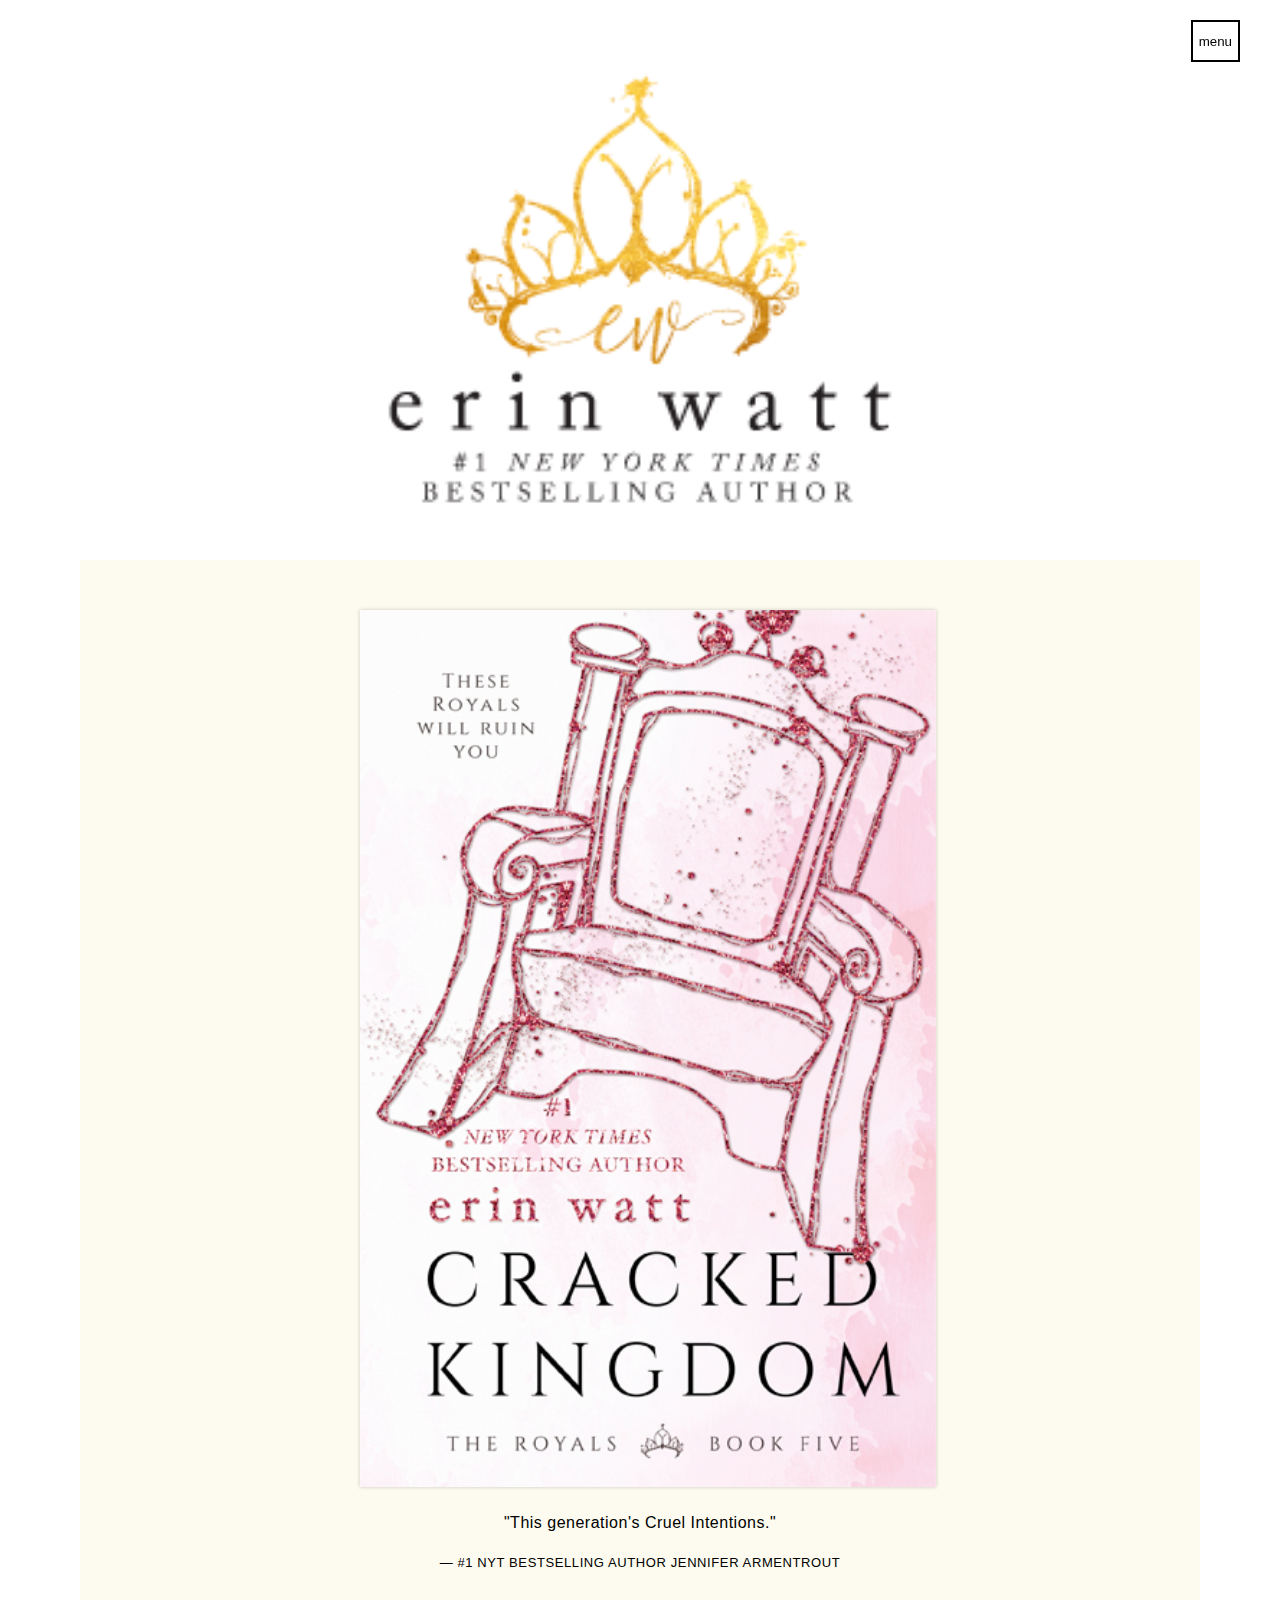
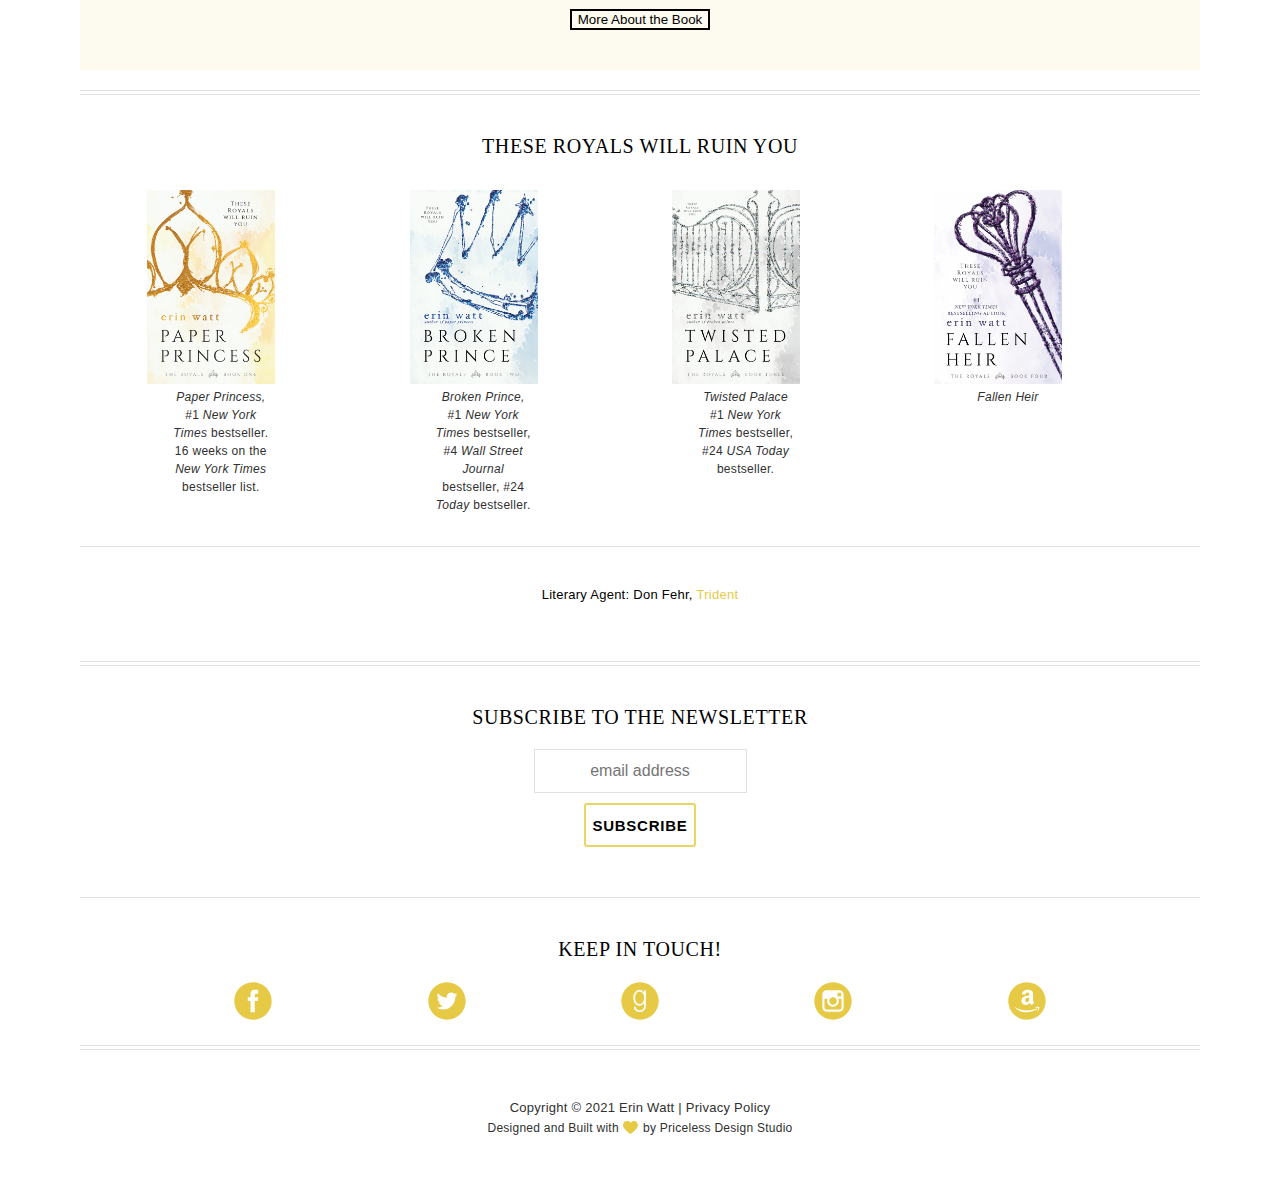
<file: index.html>
<!DOCTYPE html>
<html lang="en">
<head>
    <meta charset="UTF-8">
    <meta http-equiv="X-UA-Compatible" content="IE=edge">
    <meta name="viewport" content="width=device-width, initial-scale=1.0">
    <title>Erin Watt</title>
    <link rel="stylesheet" href="styles/style.css">
</head>
<body>

    <!-- HELP
    - center keep in touch
    - Button hover lijn weg?
    - BUTTON inschrijven helppppppp
    - waarom foto 25%
    - ik wil padding meer naar links maar lukt niet (bij royals will ruin you)
    -  -->


    <header>

        <nav>
            <button class="knopMenu">
                <!-- span nodig! door material-icons komt -> (bron) streep: https://material.io/resources/icons/ -->
                <span class="menuIcon material-icons">menu</span>
                <span class="xIcoon material-icons">close</span>
            </button>
                <!-- The menuIcon and xIcon are NOT needed. I've added them to reference the icons in js later on. -->

            <ul>
                <li><a href="index.html">Home</a></li>
                <li><a href="index.html">News</a></li>
                <li><a href="index.html">Books</a></li>
                <li><a href="Shop.html">Shop</a></li>
                <li><a href="index.html">Media</a></li>
                <li><a href="index.html">Fan Content</a></li>
                <li><a href="index.html">Contact</a></li>
            </ul>   
        </nav>
                
        <img src="images/Author-Erin-Watt-logo-1x.png" alt="logo Erin Watt">

    </header>

    <main>

        <section>

            <img src="images/Cracked-Kingdom.jpeg" alt="boek Cracked Kingdom" class="zoomIn">
            <p>"This generation's Cruel Intentions."</p>
            <p>— #1 NYT BESTSELLING AUTHOR JENNIFER ARMENTROUT</p>            
            <button>More About the Book </button>

        </section>


            <div class="dubbelLijn"></div>


        <section>

            <h1>THESE ROYALS WILL RUIN YOU</h1>

            <ul>   
                <li>
                    <img src="images/Paper-Princess.jpeg" alt="Paper Princess">
                    <p> <em>Paper Princess,</em> #1 <em>New York Times</em> bestseller. 16 weeks on the <em>New York Times</em> bestseller list.</p>
                </li>

                <li>
                    <img src="images/Broken-Prince.jpeg" alt="Broken Prince">
                    <p> <em>Broken Prince,</em> #1 <em>New York Times</em> bestseller, #4 <em>Wall Street Journal</em> bestseller, #24 <em>Today</em> bestseller.</p>
                </li>

                <li>
                    <img src="images/Twisted-Palace.jpeg" alt="Twisted Palace">
                    <p> <em>Twisted Palace</em> #1 <em>New York Times</em> bestseller, #24 <em>USA Today</em> bestseller.</p>
                </li>

                <li>
                    <img src="images/Fallen-Heir.jpeg" alt="Fallen Heir">
                    <p> <em>Fallen Heir</em></p>
                </li>
            </ul>

        </section>
            

            <div class="enkelLijn"></div>


        <section>
                <p>Literary Agent: Don Fehr, <a href="http://www.tridentmediagroup.com/" >Trident</a> </p>
        </section>

            <div class="dubbelLijn"></div>


            
        <section>
            
            <h1>SUBSCRIBE TO THE NEWSLETTER</h1>

            <input type="text" placeholder="email address"/>
            <button>SUBSCRIBE</button>
        
        </section>

        <div class="enkelLijn"></div>

        <section>
            <h1>KEEP IN TOUCH!</h1>
            <li>
                <ul><img src="images/icon-facebook.svg" alt="Facebook icoon"></ul>
                <ul><img src="images/icon-twitter.svg" alt="Facebook icoon"></ul>
                <ul><img src="images/icon-goodreads.svg" alt="Facebook icoon"></ul>
                <ul><img src="images/icon-instagram.svg" alt="Facebook icoon"></ul>
                <ul><img src="images/icon-amazon.svg" alt="Facebook icoon"></ul>
            </li>
        </section>

        <div class="dubbelLijn"></div>

    </main>


    <footer>
        <p>Copyright © 2021 Erin Watt  |  Privacy Policy</p>
        <p>Designed and Built with <img src="images/creditheart.svg" alt="">  by Priceless Design Studio</p>
    </footer>


    <script src="scripts/script.js"></script>

</body>
</html>
</file>
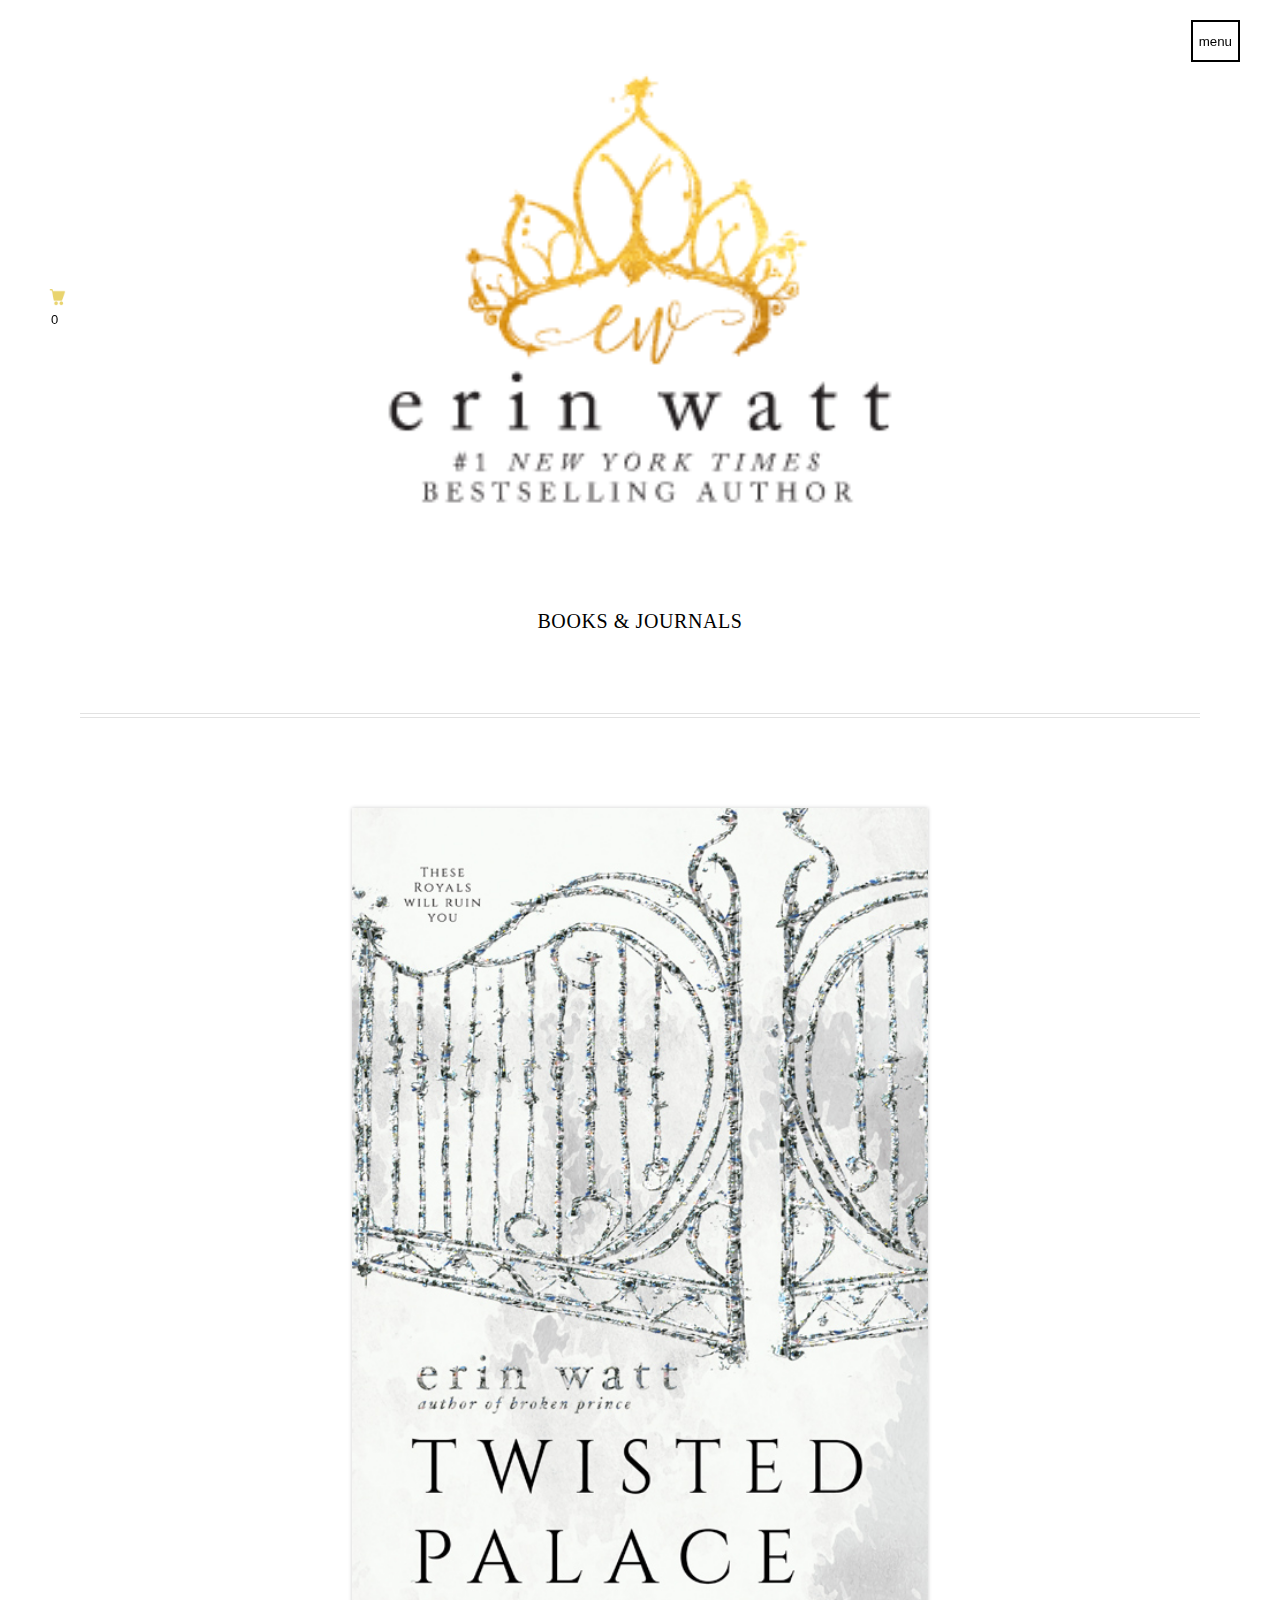
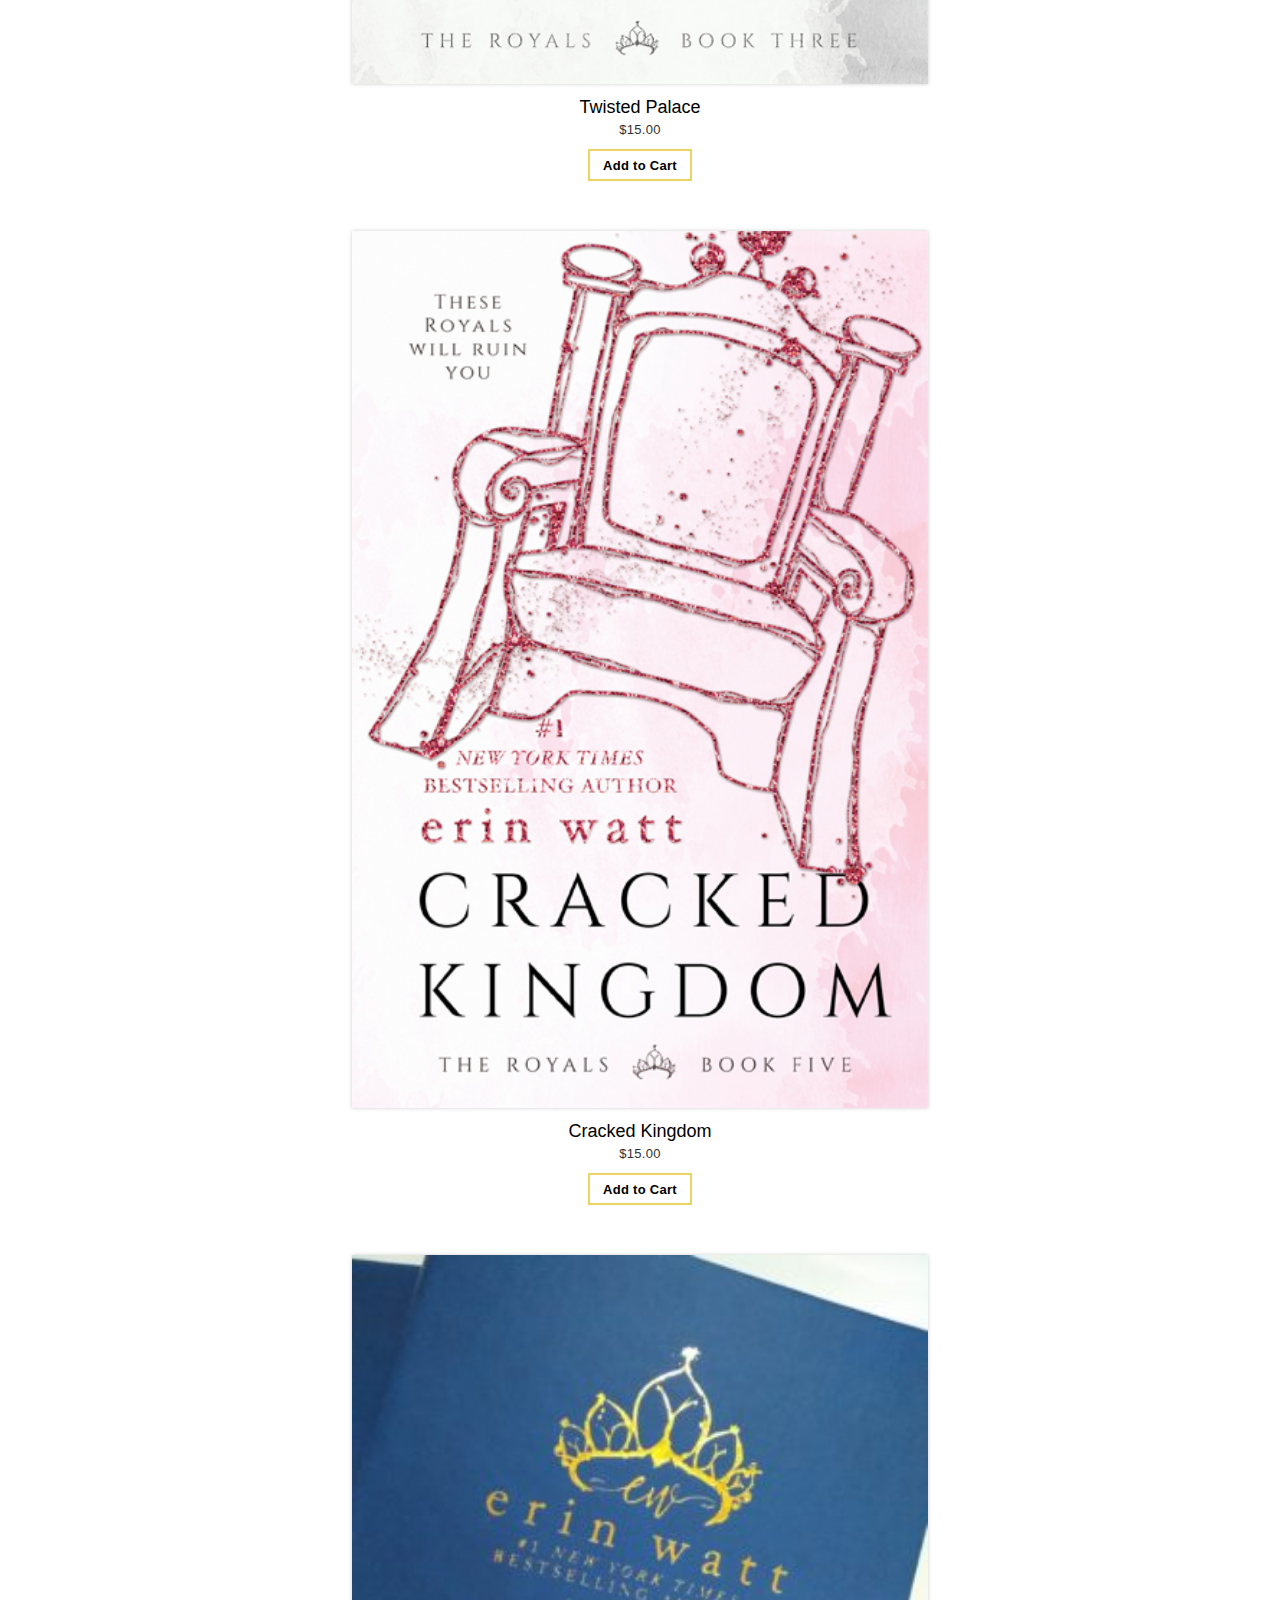
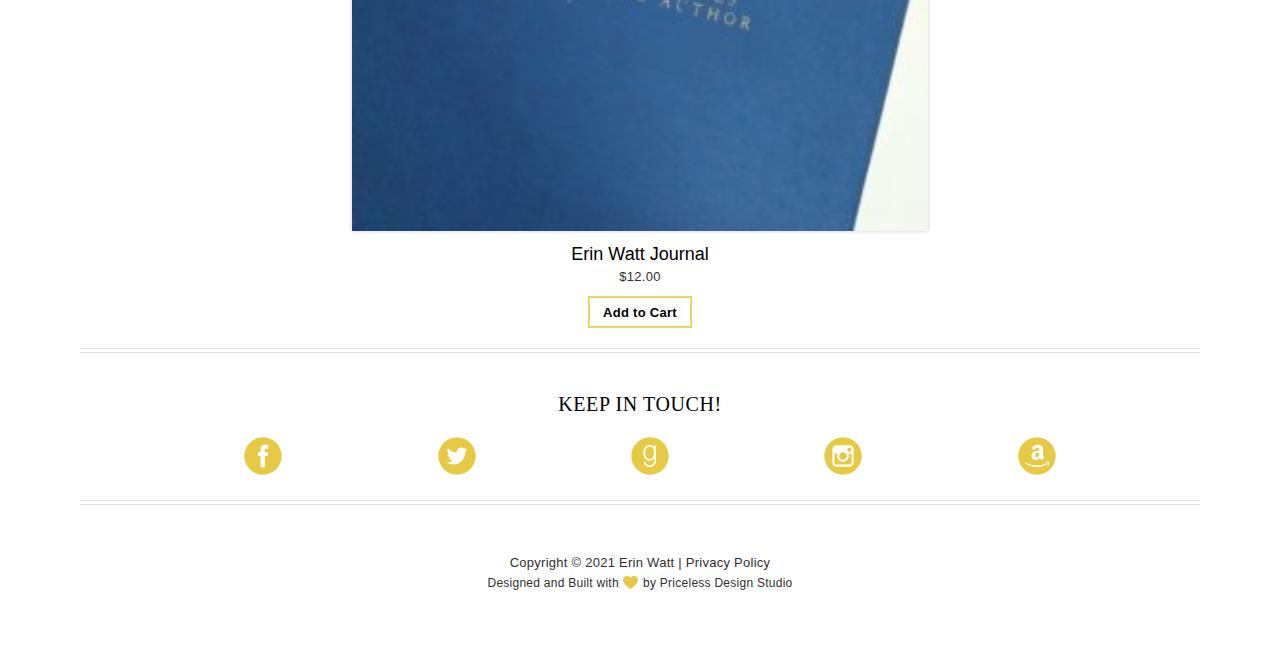
<file: Shop.html>
<!DOCTYPE html>
<html lang="en">
<head>
    <meta charset="UTF-8">
    <meta http-equiv="X-UA-Compatible" content="IE=edge">
    <meta name="viewport" content="width=device-width, initial-scale=1.0">
    <title>Shop</title>
    <link rel="stylesheet" href="styles/style.css">
</head>
<body >



    <header>

        <nav>
            <button>
                <!-- span nodig! door material-icons komt -> (bron) streep: https://material.io/resources/icons/ -->
                <span class="menuIcon material-icons">menu</span>
                <span class="xIcoon material-icons">close</span>
            </button>
                <!-- The menuIcon and xIcon are NOT needed. I've added them to reference the icons in js later on. -->

            <ul>
                <li><a href="index.html">Home</a></li>
                <li><a href="index.html">News</a></li>
                <li><a href="index.html">Books</a></li>
                <li><a href="Shop.html">Shop</a></li>
                <li><a href="index.html">Media</a></li>
                <li><a href="index.html">Fan Content</a></li>
                <li><a href="index.html">Contact</a></li>
            </ul>   
        </nav>
       
        <img src="images/Author-Erin-Watt-logo-1x.png" alt="logo Erin Watt">

    </header>
   

   
    <main class="shop">

        <section>
            <h1>BOOKS & JOURNALS</h1>
            <a class="shopping-cart" href="Shop.html" title="shopping cart"><img src="images/car.jpeg" alt="car"><span>0</span></a>
        </section>

        <div class="dubbelLijn"></div>


        <section>
            
            <article>
                <img src="images/Twisted-Palace.jpeg" alt="placeholder" class="zoomIn">
                <h3>Twisted Palace</h3>
                <p>$15.00</p>
                <button class="shop">Add to Cart</button>
            </article>

            <article>
                <img src="images/Cracked-Kingdom.jpeg" alt="placeholder" class="zoomIn">
                <h3>Cracked Kingdom</h3>
                <p>$15.00</p>
                <button class="shop">Add to Cart</button>
            </article>
            
            <article>
                <img src="images/journal.jpeg" alt="placeholder" class="zoomIn">
                <h3>Erin Watt Journal</h3>
                <p>$12.00</p>
                <button class="shop">Add to Cart</button>
            </article>
            
        </section>

        <div class="dubbelLijn"></div>
    

        <section>
            <h1>KEEP IN TOUCH!</h1>
            <li>
                <ul><img src="images/icon-facebook.svg" alt="Facebook icoon"></ul>
                <ul><img src="images/icon-twitter.svg" alt="Facebook icoon"></ul>
                <ul><img src="images/icon-goodreads.svg" alt="Facebook icoon"></ul>
                <ul><img src="images/icon-instagram.svg" alt="Facebook icoon"></ul>
                <ul><img src="images/icon-amazon.svg" alt="Facebook icoon"></ul>
            </li>
        </section>
    
            <div class="dubbelLijn"></div>
    
        </main>
    


    <footer>
        <p>Copyright © 2021 Erin Watt  |  Privacy Policy</p>
        <p>Designed and Built with <img src="images/creditheart.svg" alt="">  by Priceless Design Studio</p>
    </footer>

    


    


    <script src="scripts/script.js"></script>
</body>
</html>
</file>
<file: styles/style.css>
:root {
    --ruimteHoog: 40px;
    --ruimteLaag: 20px;
    --achtergrondWit: white;
    --lijn: #e2e2e2;
    --hoverKleur: #5BD1D7;
    --focusKleur: #d75bd3;
    --lettertypeZwart: black;
    --lichterZwart: #303030;
    --grijzePtext: rgb(82, 82, 82);
    --fotoEnText: 114px;
}

body {
    margin:0;
    padding:5vw;
    background-color:var(--achtergrondWit);
    font-family: 'Mada', sans-serif;
    color:var(--lettertypeZwart);
}









/* HEADER */
  
header {
    background-color: var(--achtergrondWit);
    display: flex;
    justify-content: center;
}
/* met flex zetten we alle content in het midden, */
  
header img {
    width: 40vw;
}






/* MENU */
/* bron: https://dev.to/ljcdev/easy-hamburger-menu-with-js-2do0 */
* {
    margin: 0;
    box-sizing: border-box;
}
/* alle elementen */
  

header button {
    position: fixed;
    /* houdt burger rechts */
    z-index: 100;
    top: 20px;
    right: 40px;
    height: 42px;
    background: transparent;
}
/* door z blijft het menu bovenaan staan. de rest is voor het stylen van het menu */
/* na de usabilty test heb ik deze knop iets groter gemaakt en een zwarte rand gegeven, zo is die net iets beter te zien, maar nog steeds niet stort   */


.xIcoon {
    display: none;
}
/* hierdoor zou close (XIcoon) niet te zien moeten zijn */
  

header ul{
    padding-top: 40px;
    position: fixed;
    width: 100%;
    height: 100%;
    left: 0px;
    background: var(--achtergrondWit);
    transform: translateY(-100%);
    transition: transform 0.7s;
}
/* het menu is hidden, door tranform komt die naar beneden. door de transition tijd duurt het 0.2s */
/* padding = text naar beneden || door position is wat alles redt (anders)
width is het over hele pagina, niet rand || height is naar */


.showMenu {
    transform: translateY(0);
}
/* hierdoor gaat het menu later in js weer naar 0% dus omhoog */
  

header nav {
    z-index: 200;
    display: block;
    background-color: var(--achtergrondWit);
    position: absolute;
    top: 0px;
    width: 10vw;
}
/* absolute = boven || zonder top zie je het randje van de box */

header nav ul li {
    padding: 14px 16px;
    list-style-type: none;
    color: var(--lettertypeZwart);
    text-decoration: none;
    font-size: 16px;
    border-bottom: 1px solid var(--lijn);
    z-index: 200;
    display: block;
}
/* padding 1e is hoogte, 2e links */

header a {
    color: var(--lettertypeZwart);
}








/* MAIN */

main {
    padding:0 1em 1em;
    list-style:none;
    padding-bottom: 50px;
    text-align: center;
}






/* SECTION */
section {
    margin-top: var(--ruimteHoog);
    margin-bottom: var(--ruimteLaag);
}






/* LINKS */
a {
    cursor: pointer;
    text-decoration: none;
}






/* GELE BLOK */

section:nth-child(1){
    padding-top: 50px;
    padding-bottom: 40px;
    background-color: #FDFBEF;
    margin-bottom: 20px;
    z-index: 80;
}
/* gele blok is niet voor iedereen goed te zien door de lichte kleur, echter is het blok decoratief en niet echt heel belangrijk, dus ga ik deze niet aanpassen */


section:nth-child(1) img {
    width: 45vw;
    margin-left: 25%;
    margin-right: 25%;
    box-shadow: 0px 0px 4px 0px rgb(0 0 0 / 20%);
}
/* afbeelding midden zetten met boarder */


section p {
    padding:0 3em 3em;
    text-align: center;
}
/* zorgt ervoor dat de tekst centraal staat en niet tegen de rand */


section:nth-child(1) p:nth-of-type(1) {
    padding-top: 20px;
    padding-bottom: 20px;
    font-size: 16px;
    font-weight: 400;
    letter-spacing: 0.5px;
    line-height: 24px;
    text-align: center; 
}
/* dit is voor de quote die onder de foto staat */

section:nth-child(1) p:nth-of-type(2) {
    font-size: 13px;
    font-weight: 320;
    letter-spacing: 0.6px;
    text-align: center;
}
/* de quote wordt hier net iets dunner (weight lager) en letter spacing meer ect */

button:nth-of-type(1) {
    margin-top: 17px;
    margin: auto;
    display: block;
    background-color: transparent;
    border: 2px solid #000;
}

button:hover {
    border: 2px solid var(--hoverKleur);
    color: var(--hoverKleur);
}
/* knop is nu zelfde achtergdrond kleur en staat centraal door disply block & margin */






/* LIJN */

.dubbelLijn {
    display: block;
    position: relative;
    height: 5px;
    border-top: 1px solid var(--lijn);
    border-bottom: 1px solid var(--lijn);
}





/* 2E SECTION MET BOEKEN */


h1 {
    font-family: 'Times New Roman', Times, serif;
    font-size: 20px;
    font-weight: 400;
    letter-spacing: 0.6px;
    text-align: center;
    font-weight: lighter;
    margin-bottom: 20px;
}
/* geeft eerste h1 / tekst dingen */


section:nth-of-type(2) ul{
    width: 82vw;
    display: flex;
    justify-content: space-around;
    flex-wrap: wrap;
    margin-top: 2em;
    margin-bottom: 2em;
    grid-row-gap: 2em;
    padding: 0;
}
/* width = uimte tussen li || wrap = naast /onder elkaar*/
    
    
section:nth-of-type(2) ul li {
    list-style-type: none;
}
/* zet foto's naast elkaar met tekst eronder en uit elkaar (margin) */
    
section:nth-of-type(2) ul li p {
    width: 8em;
    padding: 0;
    margin-left: 20%;
}

section:nth-of-type(2) ul li img {
    width: 8em;
}​


section li img {
    width: var(--fotoEnText);
    box-shadow: 0px 0px 4px 0px rgb(0 0 0 / 20%);
    align-items: center;
    margin-bottom: 12px;
}
/* grootte geven aan boekfoto's (width) en shadow geven */


section:nth-of-type(2) p {
    font-weight: lighter;
    color: var(--lichterZwart);
    font-size: 12px;
    padding-top: 4px;
    letter-spacing: .3px;
    line-height: 18px;
    padding-left: 0%;
    padding-right: 0%;
    width: var(--fotoEnText);
} 
/* tekst wordt minder drukkend en komt dichter bij elkaar te staan */
/* padding zorgt dat text 100% tegen de randen van het text blok staan hoe */








/* LIJN ENKEL */

.enkelLijn {
    border-top: 1px solid var(--lijn);
}








/* 1 ZIN MET LINK */

section:nth-of-type(3) p{
    font-size: 13px;
    font-weight: lighter;
    letter-spacing: 0.02em;
    text-align: center;
}
/* tekst info dingen + line height voor afstand van de streep */
/* het is 5e child  */


section:nth-of-type(3) a {
    font-weight: 400;
    color: #e5c948;
    text-decoration: none;
}


section:nth-of-type(3) a:hover {
    color: var(--hoverKleur);
    cursor: pointer;
}
/* link andere kleur + iets dikkere tekst dan de rest */








/* SUBSCRIBE TEKST */
  
input {
    height: 44px;
    padding-bottom: 8px;
    padding-top: 7px;
    text-align: center;
    border: 1px solid var(--lijn);
    font-size: 16px;
    font-weight: lighter;
    margin-bottom: 10px;
}
/* heigt regelt de hoogte van de box */

section:nth-of-type(4) button {
    height: 44px;
    font-size: 15px;
    font-weight: 800;
    letter-spacing: 0.05em;
    background-color: transparent;
    border: 2px solid rgba(230, 203, 69, 0.83);
    border-radius: 3px
}
/* radius zorgt voor een iets ronderen hoek */

section:nth-of-type(4){
    padding-bottom: 30px;
    text-align: center;
}
/* beetje van lijntje af en ruimte onder */








/* SOCIALS */

section:nth-of-type(5) img {
    box-shadow: none;
    width: 40px;
}

section:nth-of-type(5) li {
    display: flex;
    flex-direction: row;
    justify-content: space-evenly;
}
/* ze uit elkaar using flex */

section:nth-of-type(5) li ul {
    display: block;
    margin-block-start: 0;
    margin-block-end: 0;
    padding-inline-start: 0px;
}
/* vorige ul was voor algemeen gedaan, dus deze is voor de social ul en doet de rest ontdoen.  */








/* FOOTER */

footer {
    text-align: center;
    font-size: 13px;  
    font-weight: 500;
    color: var(--lichterZwart);
    letter-spacing: .02em;
}

footer p:nth-of-type(1) {
    font-weight: 500;
}

footer p:nth-of-type(2) {
    font-weight: 300;
    font-size: 12px;
}

footer img {
    width: 17px;
    position: relative;
    top: 4px;;
}
/* onderste 2 zorgen ervoor dat het hartje meer naar beneden staat */
















/* PAGINA 2 */


main.shop h1 {
    font-family: 'Times New Roman', Times, serif;
    font-size: 20px;
    font-weight: 400;
    letter-spacing: 0.6px;
    text-align: center;
    font-weight: lighter;
    margin-bottom: 20px;
}
/* books & journal */



main.shop section:nth-of-type(1) {
    background: var(--achtergrondWit);
}

main.shop section:nth-of-type(1) a{
    font-size: 13px;
    float: left;
    margin-top: 21px;
}
/* winkelmandje met getal  */
/* floar right zorgt ervoor dat het niet tegen streep aan staat */






main.shop img {
    width: 45vw;
    margin-left: 25%;
    margin-right: 25%;
    box-shadow: 0px 0px 4px 0px rgb(0 0 0 / 20%);
}


main.shop a {
    position: fixed;
    left: 40px;
    padding-top: 265px;
}


main.shop h3 {
    font-size: 18px;
    font-weight: 300;
    line-height: 20px;
    margin-top: 13px;
}


main.shop .shopping-cart {
    color: black;
    cursor: pointer;
    top: 0;
}


main.shop article {
    display: flex;
    align-items: center;
    flex-direction: column;
}


main.shop p {
    font-size: 13px;
    text-align: center;
    padding-bottom: 10px;
}



main.shop {
    position:relative;
    background-color:var(--patta-background-color);
}

 
main.shop section:nth-of-type(1) img {
    box-shadow: none;
    width: 22px;
}
  

main.shop article {
    padding-top: 50px;
}
/* article padding, ruimte tussen articles */

  
main.shop article button {
    border: 2px solid rgba(230, 203, 69, 0.83);
    cursor:pointer;
    background-color: transparent;
    font-size:13px;
    font-weight:bold;
    letter-spacing: 0.28px;
    padding:.5em 1em;
}
/* maak zelfde als subscribe ding */







/* SOCIAL PAGINA 2 */
/* moest deze aanpassen omdat het door de sections niet meer klopt :) */

main.shop section:nth-of-type(3) img {
    box-shadow: none;
    width: 40px;
}

main.shop section:nth-of-type(3) li {
    display: flex;
    flex-direction: row;
    justify-content: space-evenly;
}
/* ze uit elkaar using flex */

main.shop section:nth-of-type(3) li ul {
    display: block;
    margin-block-start: 0;
    margin-block-end: 0;
    padding-inline-start: 0px;
}
/* vorige ul was voor algemeen gedaan, dus deze is voor de social ul en doet de rest ontdoen.  */







  






/* STATES */

a:hover {
    color: var(--hoverKleur);
    text-decoration: underline;
}

button:hover {
    border: 2px solid var(--hoverKleur);
    color: var(--hoverKleur);
}







a:focus{
    color: var(--focusKleur);
    border: 5px solid var(--focusKleur);
}



input:focus{
    color: var(--focusKleur);
    border: 5px solid var(--focusKleur);
}




/* ANIMATIES ECT */


.zoomIn:hover {
    animation: zoomIn 2s ease-out;
}
  
@keyframes zoomIn {
    0% {
      transform: scale(1, 1);
    }
    50% {
      transform: scale(1.5, 1.5);
    }
    100% {
      transform: scale(1, 1);
    }
}

/* hulp: https://codepen.io/vaishali1192/pen/QWdJZVy */
</file>
